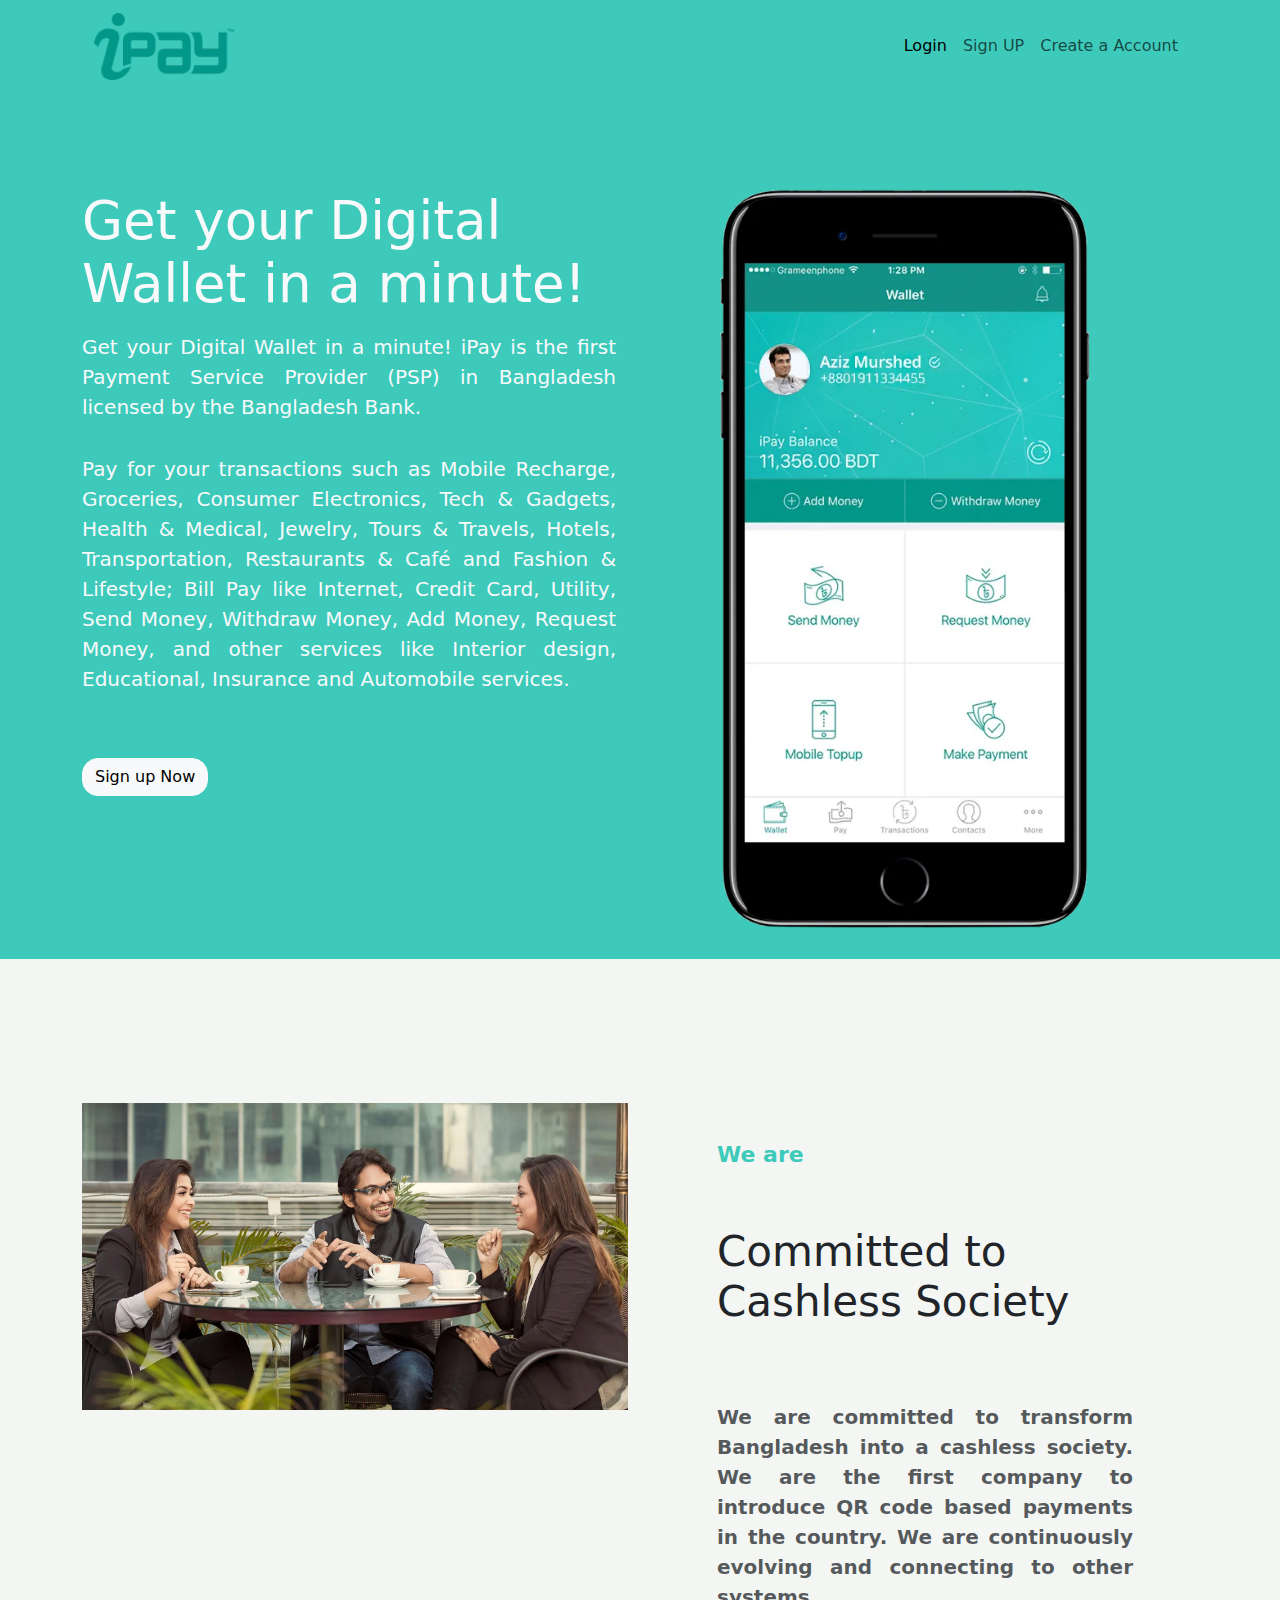
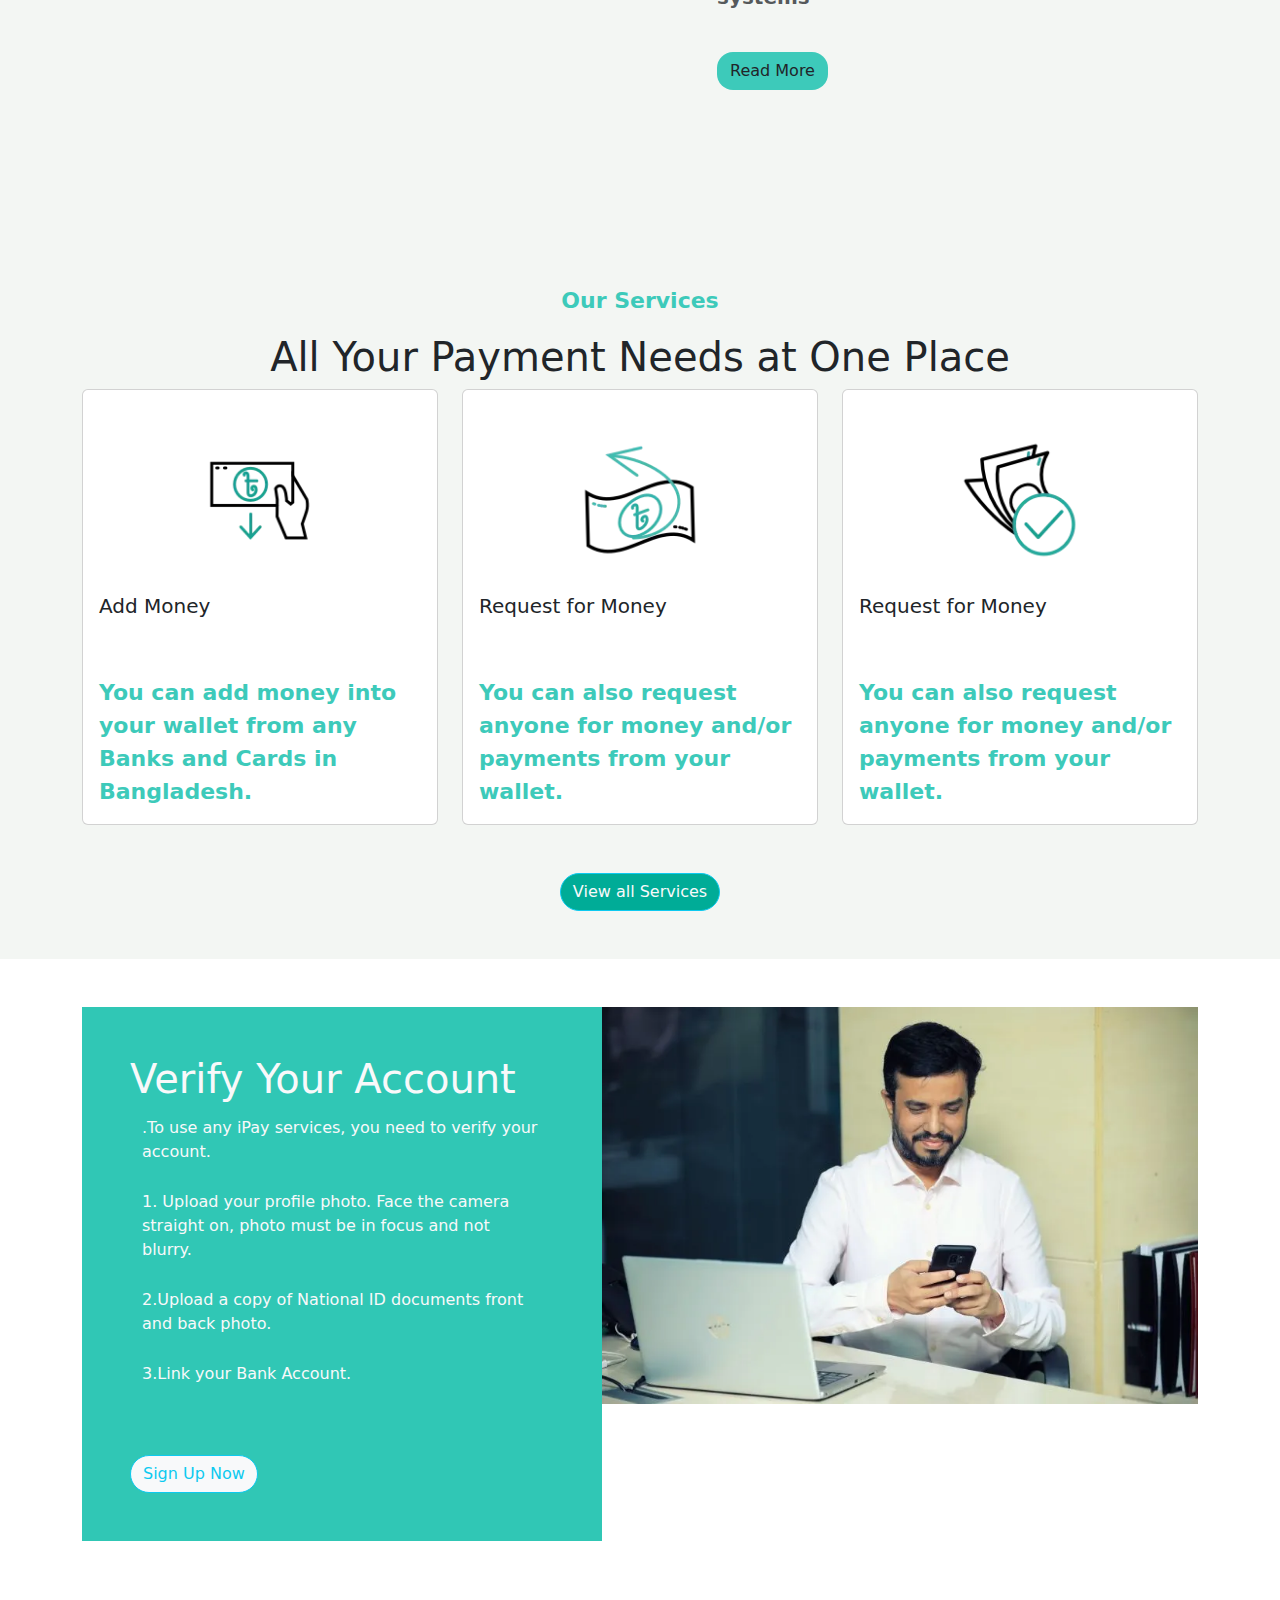
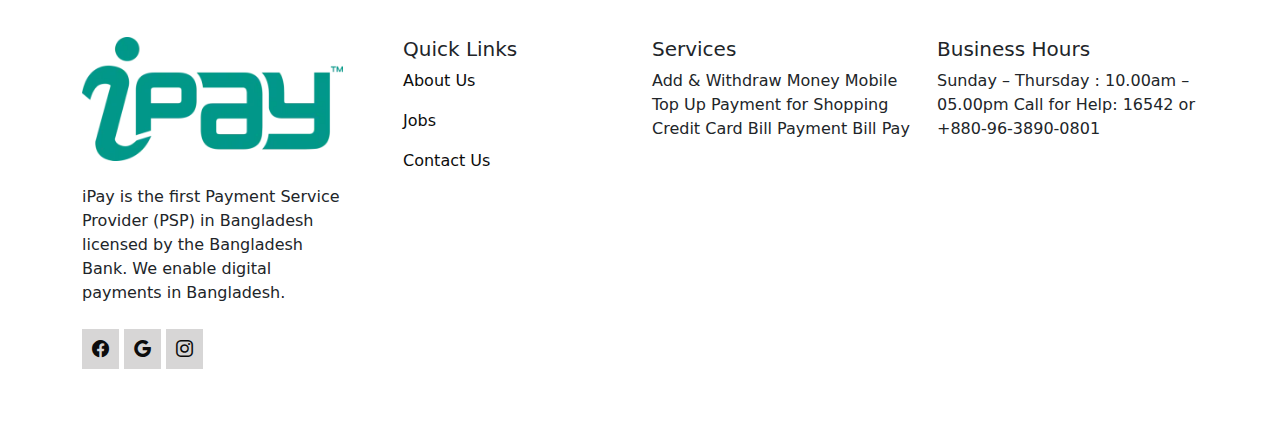
<file: index.html>
<!DOCTYPE html>
<html lang="en">

<head>
  <meta charset="utf-8" />
  <meta name="viewport" content="width=device-width, initial-scale=1" />
  <title>Bootstrap demo</title>
  <link rel="stylesheet" href="css/bootstrap.min.css" />
  <link rel="stylesheet" href="https://cdn.jsdelivr.net/npm/bootstrap-icons@1.11.1/font/bootstrap-icons.css">
  <link rel="stylesheet" href="style.css" />
  <link rel="stylesheet" href="css/responsive.css" />
</head>

<body>
  <section style="background-color: #3DCABA;">
    <div class="container">
      <div class="row">
        <!-- main navbar starts here -->
        <header class="mb-lg-5 ">
          <nav class="navbar navbar-expand-lg ">
            <div class="container-fluid">
              <a class="navbar-brand" href="#">
                <img src="img/logo.webp" alt="logo">
              </a>
              <button class="navbar-toggler" type="button" data-bs-toggle="collapse"
                data-bs-target="#navbarSupportedContent" aria-controls="navbarSupportedContent" aria-expanded="false"
                aria-label="Toggle navigation">
                <span class="navbar-toggler-icon"></span>
              </button>
              <div class="collapse navbar-collapse" id="navbarSupportedContent">
                <ul class="navbar-nav ms-auto mb-2 mb-lg-0 ">
                  <li class="nav-item">
                    <a class="nav-link active" aria-current="page" href="#">Login</a>
                  </li>
                  <li class="nav-item">
                    <a class="nav-link" href="#">Sign UP</a>
                  </li>
                  <li class="nav-item">
                    <a class="nav-link btn btn-danger btn-lg  " href="#">Create a Account</a>
                  </li>

                </ul>
                </li>
                </ul>
              </div>
            </div>
          </nav>
        </header>
        <!-- main navbar ends here -->
        <!-- banner section starts here  -->
        <div class="row">
          <div class="col-lg-6">
            <div class="banner-content">
              <h1 class="text-light  pt-lg-5 mb-3  ">
                Get your Digital Wallet in a minute!
              </h1>
              <p class="text-light pb-3 fs-5  ">
                Get your Digital Wallet in a minute!
                iPay is the first Payment Service Provider (PSP) in Bangladesh licensed by the Bangladesh Bank.</p>
              <p class="text-light pb-3 pb-lg-5  fs-5">
                Pay for your transactions such as Mobile Recharge, Groceries, Consumer Electronics, Tech & Gadgets,
                Health & Medical, Jewelry, Tours & Travels, Hotels, Transportation, Restaurants & Café and Fashion &
                Lifestyle; Bill Pay like Internet, Credit Card, Utility, Send Money, Withdraw Money, Add Money, Request
                Money, and other services like Interior design, Educational, Insurance and Automobile services.
              </p>
              <div class="banner-btn pb-3 pb-lg-5 ">
                <a class="btn btn-light rounded-4   " href="">Sign up Now</a>
              </div>
            </div>
          </div>
          <div class="col-lg-6">
            <div class="banner-right">

            </div>
          </div>
        </div>
        <!-- banner section ends here  -->
      </div>
    </div>

    <img class="banner-img" src="img/e.webp" alt="">
  </section>
  <!-- about section start -->
  <section class="py-3 py-lg-5  about ">
    <div class="container">
      <div class="row py-lg-5 my-lg-5 ">
        <div class="col-lg-6">
          <div class="about-left-image">
            <img src="img/img-2.webp" alt="">

          </div>
        </div>
        <div class="col-lg-6 ">
          <div class="about-right-content">
            <p class="about-subtile mb-2 ">
              We are
            </p>
            <h1 class=" pt-lg-5 mb-3 mb-lg-4 pe-lg-5 ">
              Committed to Cashless Society
            </h1>
            <p class="fs-5 text-muted pb-4 ">
              We are committed to transform Bangladesh into a cashless society. We are the first company to introduce QR
              code based payments in the country. We are continuously evolving and connecting to other systems
            </p>
            <div>
              <a class="btn about-btn rounded-4" href="#">Read More</a>
            </div>
          </div>
        </div>
      </div>
    </div>
  </section>
  <!-- about section end -->
  <!-- our service section start -->
  <section class="about" style="background-color: #F3F6F3;">
    <div class="container">
      <div class="row">
       <div class="justify-content-center align-items-center text-center  sercises">
        <p>
          Our Services
        </p>
        <h1>
          All Your Payment Needs at One Place
        </h1>
       </div>
      </div>
      <div class="row">
        <div class="col-lg-4">
          <div class="services-item">
            <div class="card">
              <div class="card-body">
                <div class="service-card-img  justify-content-center align-content-center align-items-center text-center p-4 ">
                  <img src="img/withdraw-money.380cc283 (1).webp" class="card-img-top" alt="send-money">
                </div>
                <h5 class="card-title">Add Money</h5>
                <p class="card-text">You can add money into your wallet from any Banks and Cards in Bangladesh.</p>
              </div>
            </div>
          </div>
        </div>
        <div class="col-lg-4">
          <div class="services-item">
            <div class="card">
              <div class="card-body">
                <div class="service-card-img  justify-content-center align-content-center align-items-center text-center p-4 ">
                  <img src="img/send-money.4e70dba2.webp" class="card-img-top" alt="send-money">
                </div>
                <h5 class="card-title">Request for Money</h5>
                <p class="card-text">You can also request anyone for money and/or payments from your wallet.</p>
              </div>
            </div>
          </div>
        </div>
        <div class="col-lg-4">
          <div class="services-item">
            <div class="card">
              <div class="card-body">
                <div class="service-card-img  justify-content-center align-content-center align-items-center text-center p-4 ">
                  <img src="img/make-payment.704cf80d (1).webp" class="card-img-top" alt="send-money">
                </div>
                <h5 class="card-title">Request for Money</h5>
                <p class="card-text">You can also request anyone for money and/or payments from your wallet.</p>
              </div>
            </div>
          </div>
        </div>
        </div>
        <div class="row p-lg-5 text-center">
          <div class="col-lg-12">
            <a style="background: #00AC97 !important;" class="btn btn-info text-light rounded-5 " href="">View all Services</a>
          </div>
        </div>
      </div> 
  </section>
  <!-- our service section end -->


  <!-- Verify account start -->
  <section class="pt-lg-5 pb-lg-5 ">
    <div class="container">
      <div class="row">
        <div class="col-lg-12 text-light d-flex  ">
          <div class="Verify-section">
            <h1 class="pt-lg-5 px-lg-5 ">
              Verify Your Account</h1>
              <p>.To use any iPay services, you need to verify your account.</p>
             <p>1. Upload your profile photo. Face the camera straight on, photo must be in focus and not blurry.</p>
             <p>2.Upload a copy of National ID documents front and back photo.</p>
             <p>3.Link your Bank Account.</p>
             <div class="pt-lg-5 pb-lg-5 px-lg-5 ">
              <a class="btn btn-info rounded-5 text-info  bg-light  " href="">Sign Up Now</a>
             </div>
          </div>
          <div>
            <img src="img/282A0678-768x512-1.webp" alt="" width="50%">
          </div>
        </div>
        <!-- <div class="col-lg-6 text-light "> -->
         
        </div>
      </div>
    </div>
  </section>
  <!-- Verify account end -->

  <!-- fotter section star -->
  <section class="pt-lg-5 pb-lg-5 footer_heading">
    <div class="container">
      <div class="row">
        <div class="col-lg-3">
          <div class="footer_icon pb-lg-4 ">
            <img src="img/iPay-logo-300x143.webp" alt="">
            <p class="pt-lg-4 pb-lg-3">iPay is the first Payment Service Provider (PSP) in Bangladesh licensed by the Bangladesh Bank. We enable digital payments in Bangladesh.</p>
            <a href=""><i class="bi bi-facebook"></i></a>
            <a href=""><i class="bi bi-google"></i></a>
            <a href=""><i class="bi bi-instagram"></i></a>
          </div>
        </div>
        <div class="col-lg-3 text-dark px-5 ">
         <div>
          <h5>Quick Links</h5>

          <p><a href="">About Us</a></p>
          <p><a href="">Jobs</a></p>
          <p><a href="">Contact Us</a></p>
         </div>
        </div>
        <div class="col-lg-3 ">
          <div>
           <h5>Services</h5>
           Add & Withdraw Money
           Mobile Top Up
           Payment for Shopping
           Credit Card Bill Payment
           Bill Pay
          </div>
         </div>
         <div class="col-lg-3  ">
          <div>
           <h5>Business Hours</h5>
 
          <p>
            Sunday – Thursday : 10.00am – 05.00pm
             Call for Help: 16542 or
              +880-96-3890-0801
          </p>
          </div>
         </div>
      </div>
    </div>
  </section>
  <!-- fotter section end -->

  <script src="js/bootstrap.bundle.min.js"></script>
  <script src="js/jquery-3.7.1.min.js"></script>
</body>

</html>
</file>
<file: style.css>
*{
    margin: 0;
    padding: 0;
    box-sizing: border-box;
}
a{
    text-decoration: none;
}
.navbar-brand img{
    width: 140px;
  
}
img{
    width: 100%;
}
.banner-right{
    position: relative;
}
.banner-img{
    position: absolute;
    right: 150px;
    top: 170px;
    width: 450px;
}
.banner-content h1{
    font-size: 53px;
}
.banner-content p{
    text-align: justify;
}
.banner-btn {
    margin-bottom: 115px;
}
.about{
    background-color: #F3F6F3;
}
.about .row{
   
}
.about-right-content h1{
    font-size: 42px;
    
}
.about-right-content{
    padding: 0px 65px;
}
.about-right-content p{
    text-align: justify;
}
.about .about-subtile{
    color: #3DCABA;
    font-size: 22px;
    font-weight: 700;
    margin-top: -15px;
}
.about-btn{
    background-color: #3DCABA;
}
.services-item .card .card-body img{
    width: 140px !important;
}
.about p{
    color: #3DCABA;
     font-size: 22px; 
     font-weight: 700;
     padding-top: 50px;
}
.btn_color .btn{
    color: #30C7B5;
}
.Verify-section{
    width: 60%;
    background: #30C7B5;
}
.Verify-section p{
   padding: 5px 60px;
}
.footer_icon a{
    font-size: 17px;
    padding: 10px;
    color: #3DCABA;
    background: rgba(187, 184, 184, 0.586);
}
.footer_icon a:hover{
    font-size: 17px;
    padding: 10px;
    color: #fff;
    background: #30C7B5;
}
.footer_heading a{
    color: #0c0c0c;
}
</file>
<file: css/responsive.css>
/* // Small devices (landscape phones, 576px and up) */
@media (min-width: 576px) {  }

/* // Medium devices (tablets, 768px and up) */
@media (min-width: 768px) {  }

/* // Large devices (desktops, 992px and up) */
@media (min-width: 992px) {  }

/* // X-Large devices (large desktops, 1200px and up) */
@media (min-width: 1200px) {  }

/* // XX-Large devices (larger desktops, 1400px and up) */
@media (min-width: 1400px) {  }
</file>
